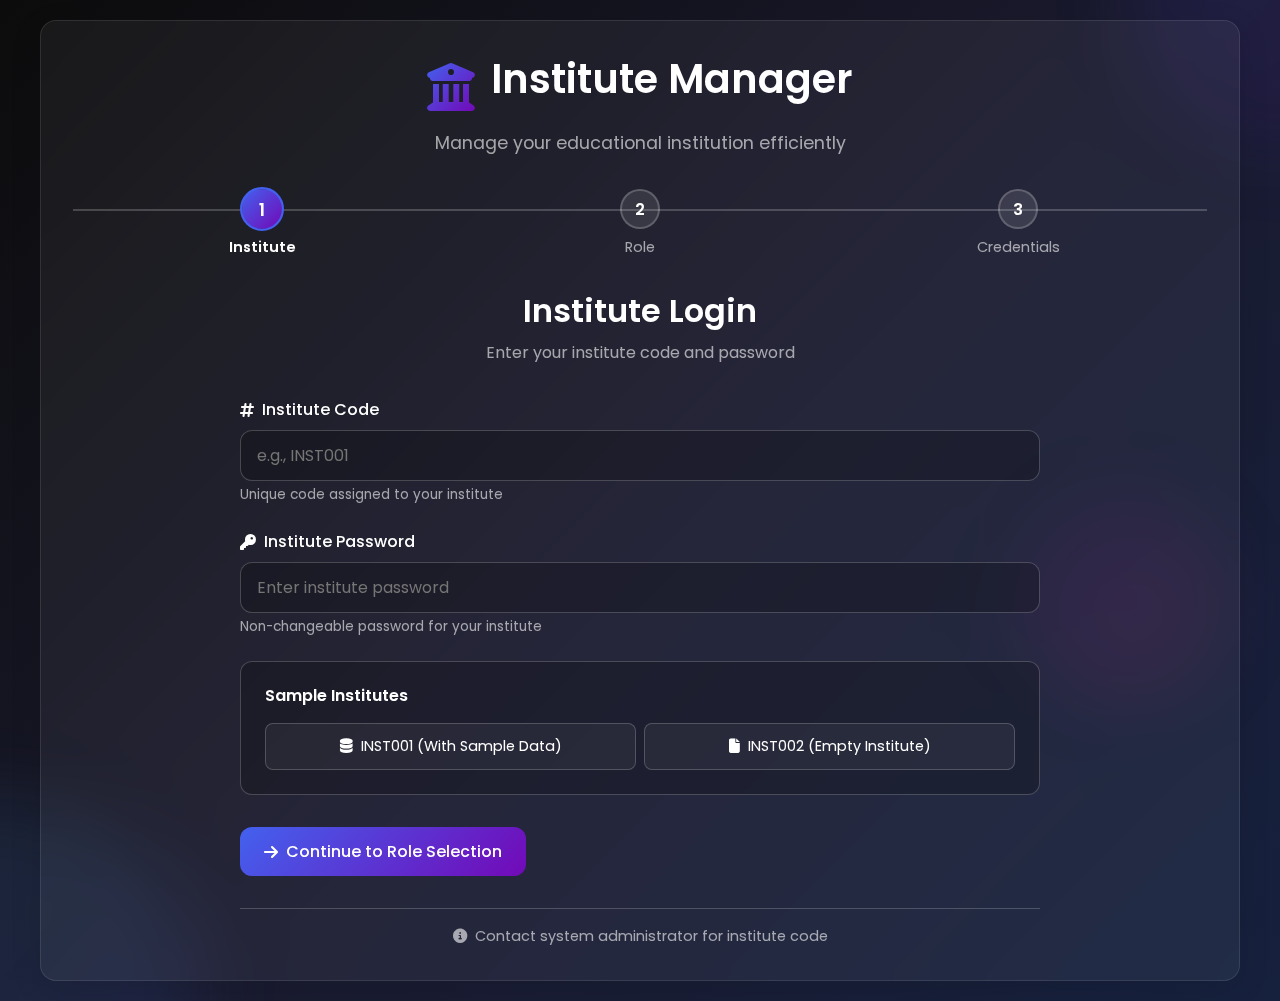
<file: index.html>
<!DOCTYPE html>
<html lang="en">
<head>
    <meta charset="UTF-8">
    <meta name="viewport" content="width=device-width, initial-scale=1.0">
    <title>Institute Manager - Login</title>
    <link rel="stylesheet" href="css/login.css">
    <link rel="stylesheet" href="css/style.css">
    <link rel="stylesheet" href="https://cdnjs.cloudflare.com/ajax/libs/font-awesome/6.4.0/css/all.min.css">
    <link href="https://fonts.googleapis.com/css2?family=Poppins:wght@300;400;500;600;700&display=swap" rel="stylesheet">
</head>
<body>
    <div class="login-container">
        <div class="login-glass">
            <div class="login-header">
                <div class="logo">
                    <i class="fas fa-university"></i>
                    <h1>Institute Manager</h1>
                </div>
                <p class="subtitle">Manage your educational institution efficiently</p>
            </div>
            
            <div class="login-progress">
                <div class="progress-step active" id="step1">
                    <span class="step-number">1</span>
                    <span class="step-label">Institute</span>
                </div>
                <div class="progress-step" id="step2">
                    <span class="step-number">2</span>
                    <span class="step-label">Role</span>
                </div>
                <div class="progress-step" id="step3">
                    <span class="step-number">3</span>
                    <span class="step-label">Credentials</span>
                </div>
            </div>
            
            <!-- Institute Login Form -->
            <div class="login-form active" id="institute-form">
                <h2>Institute Login</h2>
                <p class="form-description">Enter your institute code and password</p>
                
                <div class="form-group">
                    <label for="institute-code">
                        <i class="fas fa-hashtag"></i> Institute Code
                    </label>
                    <input type="text" id="institute-code" placeholder="e.g., INST001" autocomplete="off">
                    <div class="form-hint">Unique code assigned to your institute</div>
                </div>
                
                <div class="form-group">
                    <label for="institute-password">
                        <i class="fas fa-key"></i> Institute Password
                    </label>
                    <input type="password" id="institute-password" placeholder="Enter institute password">
                    <div class="form-hint">Non-changeable password for your institute</div>
                </div>
                
                <div class="sample-logins">
                    <h3>Sample Institutes</h3>
                    <div class="sample-buttons">
                        <button class="sample-btn" data-code="INST001" data-password="inst@123">
                            <i class="fas fa-database"></i> INST001 (With Sample Data)
                        </button>
                        <button class="sample-btn" data-code="INST002" data-password="inst@456">
                            <i class="fas fa-file"></i> INST002 (Empty Institute)
                        </button>
                    </div>
                </div>
                
                <button class="btn-primary" id="btn-institute-login">
                    <i class="fas fa-arrow-right"></i> Continue to Role Selection
                </button>
                
                <div class="login-footer">
                    <p><i class="fas fa-info-circle"></i> Contact system administrator for institute code</p>
                </div>
            </div>
            
            <!-- Role Selection Form -->
            <div class="login-form" id="role-form">
                <h2>Select Your Role</h2>
                <p class="form-description">Choose how you want to access the system</p>
                
                <div class="role-selection">
                    <div class="role-card" data-role="admin">
                        <div class="role-icon admin">
                            <i class="fas fa-crown"></i>
                        </div>
                        <h3>Administrator</h3>
                        <p>Full system access, timetable management, infrastructure control</p>
                        <div class="role-features">
                            <span><i class="fas fa-check"></i> Manage Timetable</span>
                            <span><i class="fas fa-check"></i> Edit Infrastructure</span>
                            <span><i class="fas fa-check"></i> User Management</span>
                        </div>
                    </div>
                    
                    <div class="role-card" data-role="teacher">
                        <div class="role-icon teacher">
                            <i class="fas fa-chalkboard-teacher"></i>
                        </div>
                        <h3>Teacher</h3>
                        <p>Book classrooms, view timetable, check availability</p>
                        <div class="role-features">
                            <span><i class="fas fa-check"></i> Book Classrooms</span>
                            <span><i class="fas fa-check"></i> View Timetable</span>
                            <span><i class="fas fa-check"></i> Check Availability</span>
                        </div>
                    </div>
                    
                    <div class="role-card" data-role="student">
                        <div class="role-icon student">
                            <i class="fas fa-user-graduate"></i>
                        </div>
                        <h3>Student</h3>
                        <p>View timetable, check teacher availability, access resources</p>
                        <div class="role-features">
                            <span><i class="fas fa-check"></i> View Timetable</span>
                            <span><i class="fas fa-check"></i> Teacher Availability</span>
                            <span><i class="fas fa-check"></i> Access Resources</span>
                        </div>
                    </div>
                </div>
                
                <div class="form-actions">
                    <button class="btn-secondary" id="btn-back-to-institute">
                        <i class="fas fa-arrow-left"></i> Back
                    </button>
                    <button class="btn-primary" id="btn-proceed-to-login">
                        Proceed to Login <i class="fas fa-arrow-right"></i>
                    </button>
                </div>
            </div>
            
            <!-- User Login Form -->
            <div class="login-form" id="user-form">
                <h2 id="role-title">User Login</h2>
                <p class="form-description" id="role-description">Enter your credentials</p>
                
                <div class="form-group">
                    <label for="username">
                        <i class="fas fa-user"></i> Username
                    </label>
                    <input type="text" id="username" placeholder="Enter username" autocomplete="off">
                </div>
                
                <div class="form-group">
                    <label for="password">
                        <i class="fas fa-lock"></i> Password
                    </label>
                    <input type="password" id="password" placeholder="Enter password">
                </div>
                
                <div class="sample-logins">
                    <h3>Sample Logins for <span id="current-role">Admin</span></h3>
                    <div class="sample-buttons" id="user-samples">
                        <!-- Sample logins will be populated by JS -->
                    </div>
                </div>
                
                <div class="form-actions">
                    <button class="btn-secondary" id="btn-back-to-role">
                        <i class="fas fa-arrow-left"></i> Back
                    </button>
                    <button class="btn-primary" id="btn-user-login">
                        <i class="fas fa-sign-in-alt"></i> Login
                    </button>
                </div>
            </div>
            
            <div class="login-status" id="login-status"></div>
        </div>
        
        <div class="login-background">
            <div class="shape shape-1"></div>
            <div class="shape shape-2"></div>
            <div class="shape shape-3"></div>
        </div>
    </div>

    <script src="js/data-manager.js"></script>
    <script src="js/login.js"></script>
</body>
</html>
</file>
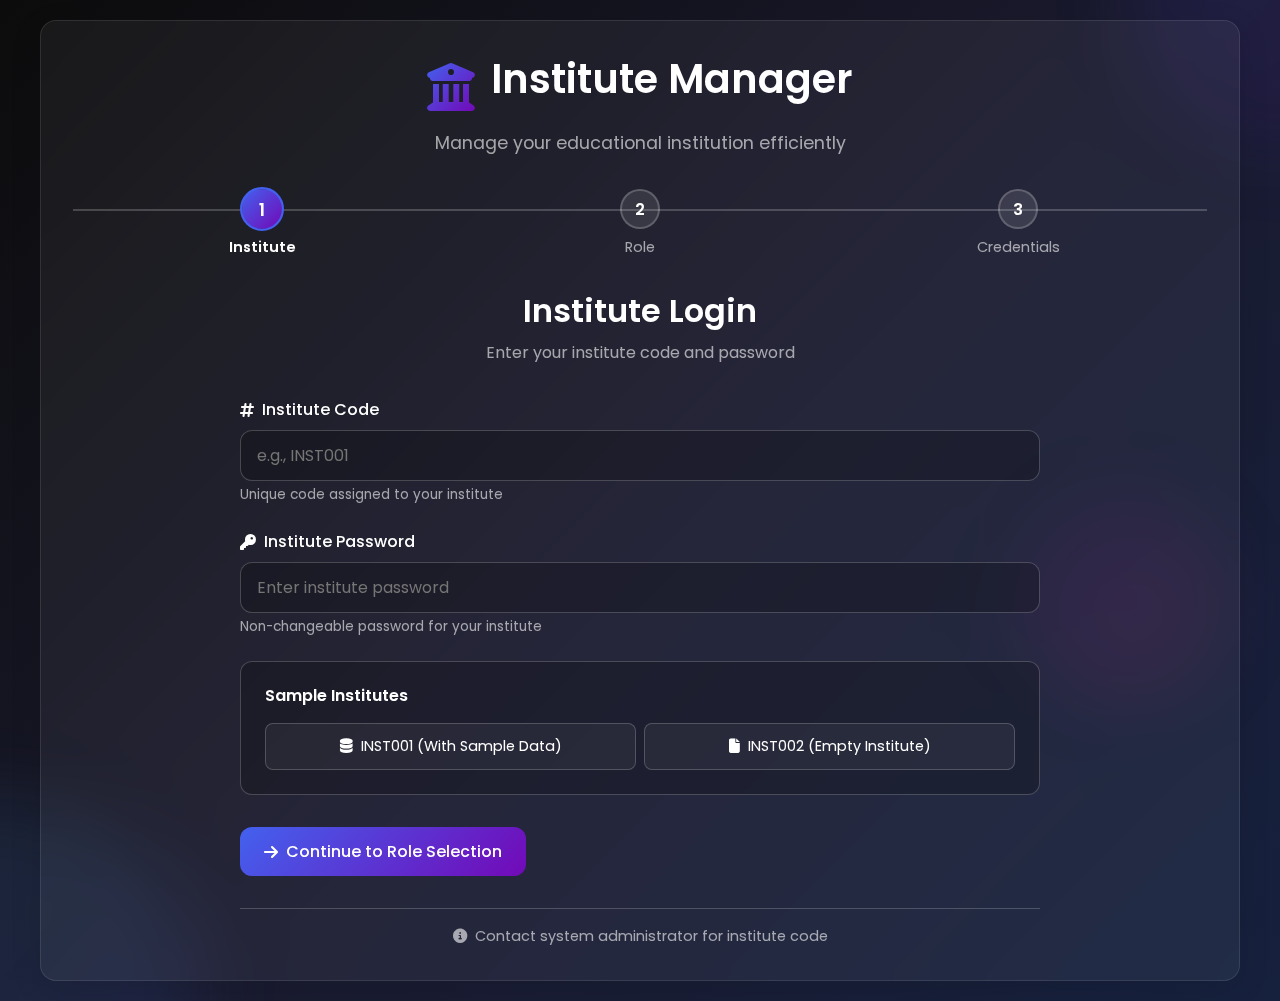
<file: dashboard-student.html>
<!DOCTYPE html>
<html lang="en">
<head>
    <meta charset="UTF-8">
    <meta name="viewport" content="width=device-width, initial-scale=1.0">
    <title>Institute Manager - Student Dashboard</title>
    <link rel="stylesheet" href="css/style.css">
    <link rel="stylesheet" href="css/dashboard.css">
    <link rel="stylesheet" href="css/timetable.css">
    <link rel="stylesheet" href="https://cdnjs.cloudflare.com/ajax/libs/font-awesome/6.4.0/css/all.min.css">
    <link href="https://fonts.googleapis.com/css2?family=Poppins:wght@300;400;500;600;700&display=swap" rel="stylesheet">
</head>
<body>
    <div class="dashboard-container">
        <!-- Sidebar -->
        <aside class="sidebar glass-effect">
            <div class="sidebar-header">
                <div class="institute-info">
                    <h2 id="institute-name">Sample Institute</h2>
                    <p class="institute-code" id="institute-code">INST001</p>
                </div>
                <div class="user-info">
                    <div class="user-avatar student">
                        <i class="fas fa-user-graduate"></i>
                    </div>
                    <div class="user-details">
                        <h3 id="user-name">Student Name</h3>
                        <p class="user-role">Student</p>
                        <p class="student-info" id="student-info">CS 2nd Year - Division A</p>
                    </div>
                </div>
            </div>
            
            <nav class="sidebar-nav">
                <ul>
                    <li class="nav-item active" data-page="dashboard">
                        <a href="#">
                            <i class="fas fa-tachometer-alt"></i>
                            <span>Dashboard</span>
                        </a>
                    </li>
                    <li class="nav-item" data-page="timetable">
                        <a href="#">
                            <i class="fas fa-calendar-alt"></i>
                            <span>My Timetable</span>
                        </a>
                    </li>
                    <li class="nav-item" data-page="teachers">
                        <a href="#">
                            <i class="fas fa-chalkboard-teacher"></i>
                            <span>Teacher Availability</span>
                        </a>
                    </li>
                    <li class="nav-item" data-page="rooms">
                        <a href="#">
                            <i class="fas fa-door-open"></i>
                            <span>Available Rooms</span>
                        </a>
                    </li>
                    <li class="nav-item" data-page="resources">
                        <a href="#">
                            <i class="fas fa-book"></i>
                            <span>Resources</span>
                        </a>
                    </li>
                    <li class="nav-item" data-page="calendar">
                        <a href="#">
                            <i class="fas fa-calendar"></i>
                            <span>Institute Calendar</span>
                        </a>
                    </li>
                </ul>
            </nav>
            
            <div class="sidebar-footer">
                <button class="btn-secondary logout-btn">
                    <i class="fas fa-sign-out-alt"></i> Logout
                </button>
            </div>
        </aside>
        
        <!-- Main Content -->
        <main class="main-content">
            <header class="main-header glass-effect">
                <div class="header-left">
                    <h1 id="page-title">Student Dashboard</h1>
                    <p id="page-description">View timetable and institute information</p>
                </div>
                <div class="header-right">
                    <div class="date-time">
                        <span id="current-date">Monday, October 16, 2023</span>
                        <span id="current-time">10:30 AM</span>
                    </div>
                    <div class="student-id" id="student-id">
                        Roll No: CS2001
                    </div>
                </div>
            </header>
            
            <!-- Dashboard Content -->
            <div class="content-area">
                <!-- Pages will be loaded here -->
                <div class="page active" id="page-dashboard">
                    <!-- Student Dashboard Content -->
                </div>
                
                <div class="page" id="page-timetable">
                    <!-- My Timetable -->
                </div>
                
                <div class="page" id="page-teachers">
                    <!-- Teacher Availability -->
                </div>
                
                <div class="page" id="page-rooms">
                    <!-- Available Rooms -->
                </div>
                
                <div class="page" id="page-resources">
                    <!-- Resources -->
                </div>
                
                <div class="page" id="page-calendar">
                    <!-- Institute Calendar -->
                </div>
            </div>
        </main>
    </div>

    <!-- Scripts -->
    <script src="js/data-manager.js"></script>
    <script src="js/utils.js"></script>
    <script src="js/dashboard-student.js"></script>
</body>
</html>
</file>
<file: css/login.css>
/* Login Page Specific Styles */
.login-container {
    min-height: 100vh;
    display: flex;
    align-items: center;
    justify-content: center;
    padding: 20px;
    position: relative;
    overflow: hidden;
}

.login-glass {
    width: 100%;
    max-width: 1200px;
    background: var(--glass-bg);
    backdrop-filter: var(--blur);
    -webkit-backdrop-filter: var(--blur);
    border: 1px solid var(--glass-border);
    border-radius: var(--border-radius-lg);
    box-shadow: var(--shadow);
    padding: var(--spacing-xl);
    position: relative;
    z-index: 2;
    animation: fadeIn 0.8s ease;
}

.login-header {
    text-align: center;
    margin-bottom: var(--spacing-xl);
}

.login-header .logo {
    display: flex;
    align-items: center;
    justify-content: center;
    gap: 16px;
    margin-bottom: var(--spacing-sm);
}

.login-header .logo i {
    font-size: 3rem;
    color: var(--primary-color);
    background: linear-gradient(135deg, var(--primary-color), var(--secondary-color));
    -webkit-background-clip: text;
    -webkit-text-fill-color: transparent;
    background-clip: text;
}

.login-header .subtitle {
    color: var(--text-muted);
    font-size: 1.1rem;
    max-width: 600px;
    margin: 0 auto;
}

/* Login Progress */
.login-progress {
    display: flex;
    justify-content: space-between;
    margin-bottom: var(--spacing-xl);
    position: relative;
}

.login-progress::before {
    content: '';
    position: absolute;
    top: 20px;
    left: 0;
    right: 0;
    height: 2px;
    background: var(--light-border);
    z-index: 1;
}

.progress-step {
    display: flex;
    flex-direction: column;
    align-items: center;
    position: relative;
    z-index: 2;
    flex: 1;
}

.progress-step.active .step-number {
    background: linear-gradient(135deg, var(--primary-color), var(--secondary-color));
    color: white;
    border-color: var(--primary-color);
    transform: scale(1.1);
}

.progress-step.active .step-label {
    color: var(--text-primary);
    font-weight: 600;
}

.step-number {
    width: 40px;
    height: 40px;
    border-radius: 50%;
    background: rgba(255, 255, 255, 0.1);
    border: 2px solid var(--light-border);
    display: flex;
    align-items: center;
    justify-content: center;
    font-weight: 600;
    margin-bottom: 8px;
    transition: all 0.3s ease;
}

.step-label {
    color: var(--text-muted);
    font-size: 0.9rem;
    transition: all 0.3s ease;
}

/* Login Forms */
.login-form {
    display: none;
    max-width: 800px;
    margin: 0 auto;
}

.login-form.active {
    display: block;
    animation: fadeIn 0.5s ease;
}

.login-form h2 {
    text-align: center;
    margin-bottom: var(--spacing-sm);
}

.form-description {
    text-align: center;
    color: var(--text-muted);
    margin-bottom: var(--spacing-xl);
}

/* Role Selection */
.role-selection {
    display: grid;
    grid-template-columns: repeat(auto-fit, minmax(250px, 1fr));
    gap: var(--spacing-lg);
    margin-bottom: var(--spacing-xl);
}

.role-card {
    background: rgba(0, 0, 0, 0.2);
    border: 1px solid var(--light-border);
    border-radius: var(--border-radius);
    padding: var(--spacing-lg);
    text-align: center;
    cursor: pointer;
    transition: all 0.3s ease;
    position: relative;
    overflow: hidden;
}

.role-card::before {
    content: '';
    position: absolute;
    top: 0;
    left: 0;
    right: 0;
    height: 4px;
    background: transparent;
    transition: all 0.3s ease;
}

.role-card[data-role="admin"]::before {
    background: var(--admin-color);
}

.role-card[data-role="teacher"]::before {
    background: var(--teacher-color);
}

.role-card[data-role="student"]::before {
    background: var(--student-color);
}

.role-card:hover {
    transform: translateY(-5px);
    border-color: var(--primary-color);
    box-shadow: 0 10px 30px rgba(0, 0, 0, 0.2);
}

.role-card.active {
    border-color: var(--primary-color);
    background: rgba(67, 97, 238, 0.05);
}

.role-card.active::before {
    height: 6px;
}

.role-icon {
    width: 70px;
    height: 70px;
    border-radius: 50%;
    display: flex;
    align-items: center;
    justify-content: center;
    margin: 0 auto var(--spacing-md);
    font-size: 1.8rem;
}

.role-icon.admin {
    background: rgba(114, 9, 183, 0.1);
    color: var(--admin-color);
}

.role-icon.teacher {
    background: rgba(67, 97, 238, 0.1);
    color: var(--teacher-color);
}

.role-icon.student {
    background: rgba(76, 201, 240, 0.1);
    color: var(--student-color);
}

.role-card h3 {
    margin-bottom: var(--spacing-sm);
}

.role-card p {
    color: var(--text-muted);
    font-size: 0.9rem;
    margin-bottom: var(--spacing-md);
}

.role-features {
    display: flex;
    flex-direction: column;
    gap: 6px;
    text-align: left;
}

.role-features span {
    display: flex;
    align-items: center;
    gap: 6px;
    font-size: 0.85rem;
    color: var(--text-secondary);
}

.role-features i {
    color: var(--success-color);
    font-size: 0.8rem;
}

/* Sample Logins */
.sample-logins {
    background: rgba(0, 0, 0, 0.2);
    border-radius: var(--border-radius);
    padding: var(--spacing-lg);
    margin-bottom: var(--spacing-xl);
    border: 1px solid var(--light-border);
}

.sample-logins h3 {
    margin-bottom: var(--spacing-md);
    color: var(--text-primary);
    font-size: 1rem;
    display: flex;
    align-items: center;
    gap: 8px;
}

.sample-logins h3 i {
    color: var(--info-color);
}

.sample-buttons {
    display: grid;
    grid-template-columns: repeat(auto-fit, minmax(200px, 1fr));
    gap: var(--spacing-sm);
}

.sample-btn {
    padding: 12px;
    background: rgba(255, 255, 255, 0.05);
    border: 1px solid var(--light-border);
    border-radius: var(--border-radius-sm);
    color: var(--text-primary);
    font-family: 'Poppins', sans-serif;
    font-size: 0.9rem;
    cursor: pointer;
    transition: all 0.3s ease;
    display: flex;
    align-items: center;
    justify-content: center;
    gap: 8px;
    text-align: left;
}

.sample-btn:hover {
    background: rgba(67, 97, 238, 0.1);
    border-color: var(--primary-color);
    transform: translateY(-2px);
}

/* Form Actions */
.form-actions {
    display: flex;
    justify-content: space-between;
    gap: var(--spacing-md);
}

.form-actions .btn-primary,
.form-actions .btn-secondary {
    flex: 1;
}

/* Login Status */
.login-status {
    margin-top: var(--spacing-lg);
    padding: var(--spacing-md);
    border-radius: var(--border-radius);
    text-align: center;
    font-weight: 500;
    display: none;
}

.login-status.success {
    background: rgba(76, 201, 240, 0.1);
    border: 1px solid rgba(76, 201, 240, 0.3);
    color: var(--success-color);
    display: block;
}

.login-status.error {
    background: rgba(247, 37, 133, 0.1);
    border: 1px solid rgba(247, 37, 133, 0.3);
    color: var(--danger-color);
    display: block;
}

/* Login Footer */
.login-footer {
    margin-top: var(--spacing-xl);
    padding-top: var(--spacing-md);
    border-top: 1px solid var(--light-border);
    text-align: center;
    color: var(--text-muted);
    font-size: 0.9rem;
}

.login-footer p {
    display: flex;
    align-items: center;
    justify-content: center;
    gap: 8px;
    margin-bottom: 0;
}

/* Background Shapes */
.login-background {
    position: absolute;
    top: 0;
    left: 0;
    right: 0;
    bottom: 0;
    z-index: 1;
    overflow: hidden;
}

.shape {
    position: absolute;
    border-radius: 50%;
    background: linear-gradient(135deg, rgba(67, 97, 238, 0.1), rgba(114, 9, 183, 0.1));
    filter: blur(40px);
}

.shape-1 {
    width: 300px;
    height: 300px;
    top: -150px;
    right: -150px;
}

.shape-2 {
    width: 400px;
    height: 400px;
    bottom: -200px;
    left: -200px;
    background: linear-gradient(135deg, rgba(76, 201, 240, 0.1), rgba(67, 97, 238, 0.1));
}

.shape-3 {
    width: 200px;
    height: 200px;
    top: 50%;
    left: 80%;
    background: linear-gradient(135deg, rgba(114, 9, 183, 0.1), rgba(247, 37, 133, 0.1));
}

/* Responsive Design for Login */
@media (max-width: 768px) {
    .login-glass {
        padding: var(--spacing-lg);
    }
    
    .role-selection {
        grid-template-columns: 1fr;
    }
    
    .sample-buttons {
        grid-template-columns: 1fr;
    }
    
    .form-actions {
        flex-direction: column;
    }
}

@media (max-width: 480px) {
    .login-glass {
        padding: var(--spacing-md);
    }
    
    .login-header .logo {
        flex-direction: column;
        gap: 8px;
    }
    
    .login-progress {
        margin-bottom: var(--spacing-lg);
    }
    
    .step-number {
        width: 32px;
        height: 32px;
        font-size: 0.9rem;
    }
    
    .step-label {
        font-size: 0.8rem;
    }
}
</file>
<file: css/dashboard.css>
/* Dashboard Styles */
.dashboard-container {
    display: flex;
    min-height: 100vh;
    background: linear-gradient(135deg, #0c0c0c 0%, #1a1a2e 50%, #16213e 100%);
    position: relative;
    overflow: hidden;
}

/* Sidebar */
.sidebar {
    width: 280px;
    background: rgba(0, 0, 0, 0.3);
    backdrop-filter: blur(20px);
    -webkit-backdrop-filter: blur(20px);
    border-right: 1px solid var(--glass-border);
    display: flex;
    flex-direction: column;
    z-index: 10;
    transition: all 0.3s ease;
}

.sidebar-header {
    padding: var(--spacing-xl) var(--spacing-lg);
    border-bottom: 1px solid var(--light-border);
}

.institute-info h2 {
    font-size: 1.3rem;
    margin-bottom: 4px;
    overflow: hidden;
    text-overflow: ellipsis;
    white-space: nowrap;
}

.institute-code {
    color: var(--text-muted);
    font-size: 0.9rem;
    font-weight: 500;
}

.user-info {
    display: flex;
    align-items: center;
    gap: var(--spacing-md);
    margin-top: var(--spacing-lg);
}

.user-avatar {
    width: 50px;
    height: 50px;
    border-radius: 50%;
    background: linear-gradient(135deg, var(--primary-color), var(--secondary-color));
    display: flex;
    align-items: center;
    justify-content: center;
    font-size: 1.2rem;
}

.user-details h3 {
    font-size: 1rem;
    margin-bottom: 2px;
}

.user-role {
    color: var(--text-muted);
    font-size: 0.85rem;
    text-transform: capitalize;
}

/* Sidebar Navigation */
.sidebar-nav {
    flex: 1;
    padding: var(--spacing-lg) 0;
    overflow-y: auto;
}

.sidebar-nav ul {
    list-style: none;
    padding: 0;
}

.nav-item {
    margin-bottom: 2px;
}

.nav-item a {
    display: flex;
    align-items: center;
    gap: 12px;
    padding: 14px var(--spacing-lg);
    color: var(--text-secondary);
    text-decoration: none;
    transition: all 0.3s ease;
    border-left: 3px solid transparent;
}

.nav-item a:hover {
    background: rgba(255, 255, 255, 0.05);
    color: var(--text-primary);
    border-left-color: var(--primary-color);
}

.nav-item.active a {
    background: rgba(67, 97, 238, 0.1);
    color: var(--primary-color);
    border-left-color: var(--primary-color);
}

.nav-item i {
    width: 20px;
    text-align: center;
    font-size: 1.1rem;
}

.sidebar-footer {
    padding: var(--spacing-lg);
    border-top: 1px solid var(--light-border);
}

.logout-btn {
    width: 100%;
    justify-content: center;
}

/* Main Content */
.main-content {
    flex: 1;
    display: flex;
    flex-direction: column;
    overflow: hidden;
}

.main-header {
    padding: var(--spacing-lg) var(--spacing-xl);
    border-bottom: 1px solid var(--glass-border);
    display: flex;
    justify-content: space-between;
    align-items: center;
}

.header-left h1 {
    font-size: 1.8rem;
    margin-bottom: 4px;
}

.header-left p {
    color: var(--text-muted);
    margin-bottom: 0;
    font-size: 0.95rem;
}

.header-right {
    display: flex;
    align-items: center;
    gap: var(--spacing-lg);
}

.date-time {
    text-align: right;
}

#current-date {
    display: block;
    font-size: 0.9rem;
    color: var(--text-primary);
}

#current-time {
    display: block;
    font-size: 1.2rem;
    font-weight: 600;
    color: var(--primary-color);
}

.notification-bell {
    position: relative;
    cursor: pointer;
    padding: 10px;
}

.notification-bell i {
    font-size: 1.3rem;
    color: var(--text-secondary);
    transition: color 0.3s ease;
}

.notification-bell:hover i {
    color: var(--primary-color);
}

.notification-count {
    position: absolute;
    top: 0;
    right: 0;
    background: var(--danger-color);
    color: white;
    font-size: 0.7rem;
    font-weight: 600;
    width: 18px;
    height: 18px;
    border-radius: 50%;
    display: flex;
    align-items: center;
    justify-content: center;
}

/* Content Area */
.content-area {
    flex: 1;
    overflow-y: auto;
    padding: var(--spacing-xl);
}

.page {
    display: none;
}

.page.active {
    display: block;
    animation: fadeIn 0.5s ease;
}

.page-header {
    margin-bottom: var(--spacing-xl);
}

.page-header h2 {
    display: flex;
    align-items: center;
    gap: 10px;
    margin-bottom: 8px;
}

.page-header p {
    color: var(--text-muted);
    margin-bottom: 0;
}

/* Dashboard Widgets */
.dashboard-widgets {
    display: grid;
    grid-template-columns: repeat(auto-fit, minmax(300px, 1fr));
    gap: var(--spacing-lg);
    margin-bottom: var(--spacing-xl);
}

.widget {
    background: var(--glass-bg);
    backdrop-filter: var(--blur);
    -webkit-backdrop-filter: var(--blur);
    border: 1px solid var(--glass-border);
    border-radius: var(--border-radius);
    overflow: hidden;
    transition: all 0.3s ease;
}

.widget-header {
    padding: var(--spacing-lg);
    border-bottom: 1px solid var(--light-border);
    display: flex;
    justify-content: space-between;
    align-items: center;
}

.widget-title {
    font-size: 1.1rem;
    font-weight: 600;
    color: var(--text-primary);
    display: flex;
    align-items: center;
    gap: 8px;
}

.widget-content {
    padding: var(--spacing-lg);
}

.widget-footer {
    padding: var(--spacing-md) var(--spacing-lg);
    border-top: 1px solid var(--light-border);
    background: rgba(0, 0, 0, 0.1);
}

/* Stats Widget */
.stats-grid {
    display: grid;
    grid-template-columns: repeat(2, 1fr);
    gap: var(--spacing-md);
}

.stat-card {
    background: rgba(0, 0, 0, 0.2);
    border-radius: var(--border-radius);
    padding: var(--spacing-md);
    display: flex;
    align-items: center;
    gap: var(--spacing-md);
    transition: transform 0.3s ease;
}

.stat-card:hover {
    transform: translateY(-3px);
}

.stat-icon {
    width: 50px;
    height: 50px;
    border-radius: var(--border-radius);
    display: flex;
    align-items: center;
    justify-content: center;
    font-size: 1.5rem;
}

.stat-icon.teacher {
    background: rgba(114, 9, 183, 0.1);
    color: var(--admin-color);
}

.stat-icon.student {
    background: rgba(76, 201, 240, 0.1);
    color: var(--student-color);
}

.stat-icon.room {
    background: rgba(67, 97, 238, 0.1);
    color: var(--teacher-color);
}

.stat-icon.booking {
    background: rgba(247, 37, 133, 0.1);
    color: var(--danger-color);
}

.stat-info h4 {
    font-size: 1.5rem;
    font-weight: 700;
    margin-bottom: 4px;
    color: var(--text-primary);
}

.stat-info p {
    color: var(--text-muted);
    font-size: 0.9rem;
    margin-bottom: 0;
}

/* Rooms Widget */
.rooms-list {
    max-height: 200px;
    overflow-y: auto;
}

.room-item {
    display: flex;
    justify-content: space-between;
    align-items: center;
    padding: 10px;
    border-bottom: 1px solid rgba(255, 255, 255, 0.05);
}

.room-item:last-child {
    border-bottom: none;
}

.room-info h4 {
    font-size: 1rem;
    margin-bottom: 4px;
}

.room-info p {
    font-size: 0.85rem;
    color: var(--text-muted);
    margin-bottom: 0;
}

.room-status {
    display: flex;
    align-items: center;
    gap: 6px;
}

.status-dot {
    width: 8px;
    height: 8px;
    border-radius: 50%;
}

.status-dot.available {
    background: var(--success-color);
    animation: pulse 2s infinite;
}

.status-dot.booked {
    background: var(--danger-color);
}

.view-all-link {
    color: var(--primary-color);
    text-decoration: none;
    font-size: 0.9rem;
    display: flex;
    align-items: center;
    gap: 4px;
    transition: gap 0.3s ease;
}

.view-all-link:hover {
    gap: 8px;
}

/* Conflicts Widget */
.conflicts-list {
    max-height: 200px;
    overflow-y: auto;
}

.conflict-item {
    padding: 10px;
    border-bottom: 1px solid rgba(255, 255, 255, 0.05);
    display: flex;
    align-items: flex-start;
    gap: 10px;
}

.conflict-item:last-child {
    border-bottom: none;
}

.conflict-icon {
    color: var(--danger-color);
    font-size: 1.2rem;
    margin-top: 2px;
}

.conflict-details h4 {
    font-size: 0.95rem;
    margin-bottom: 4px;
    color: var(--danger-color);
}

.conflict-details p {
    font-size: 0.85rem;
    color: var(--text-muted);
    margin-bottom: 0;
}

/* Actions Widget */
.actions-grid {
    display: grid;
    grid-template-columns: repeat(2, 1fr);
    gap: var(--spacing-sm);
}

.action-btn {
    background: rgba(0, 0, 0, 0.2);
    border: 1px solid var(--light-border);
    border-radius: var(--border-radius);
    padding: var(--spacing-md);
    color: var(--text-primary);
    font-family: 'Poppins', sans-serif;
    font-size: 0.9rem;
    cursor: pointer;
    transition: all 0.3s ease;
    display: flex;
    flex-direction: column;
    align-items: center;
    gap: 8px;
}

.action-btn:hover {
    background: rgba(67, 97, 238, 0.1);
    border-color: var(--primary-color);
    transform: translateY(-3px);
}

.action-btn i {
    font-size: 1.2rem;
    color: var(--primary-color);
}

/* Activities */
.activities-list {
    max-height: 300px;
    overflow-y: auto;
}

.activity-item {
    display: flex;
    gap: 12px;
    padding: 12px;
    border-bottom: 1px solid rgba(255, 255, 255, 0.05);
}

.activity-item:last-child {
    border-bottom: none;
}

.activity-icon {
    width: 36px;
    height: 36px;
    border-radius: 50%;
    background: rgba(67, 97, 238, 0.1);
    display: flex;
    align-items: center;
    justify-content: center;
    color: var(--primary-color);
    font-size: 0.9rem;
}

.activity-details h4 {
    font-size: 0.95rem;
    margin-bottom: 4px;
}

.activity-details p {
    font-size: 0.85rem;
    color: var(--text-muted);
    margin-bottom: 0;
}

.activity-time {
    font-size: 0.8rem;
    color: var(--text-muted);
    margin-top: 4px;
}

/* Notification Panel */
.notification-panel {
    position: fixed;
    top: 0;
    right: -400px;
    width: 350px;
    height: 100vh;
    background: rgba(0, 0, 0, 0.4);
    backdrop-filter: blur(20px);
    -webkit-backdrop-filter: blur(20px);
    border-left: 1px solid var(--glass-border);
    z-index: 100;
    transition: right 0.3s ease;
    display: flex;
    flex-direction: column;
}

.notification-panel.active {
    right: 0;
}

.notification-header {
    padding: var(--spacing-lg);
    border-bottom: 1px solid var(--light-border);
    display: flex;
    justify-content: space-between;
    align-items: center;
}

.notification-list {
    flex: 1;
    overflow-y: auto;
    padding: var(--spacing-md);
}

.notification-item {
    background: rgba(255, 255, 255, 0.05);
    border-radius: var(--border-radius);
    padding: var(--spacing-md);
    margin-bottom: var(--spacing-sm);
    border-left: 3px solid var(--primary-color);
}

.notification-item.unread {
    border-left-color: var(--danger-color);
    background: rgba(247, 37, 133, 0.05);
}

.notification-item h4 {
    font-size: 0.95rem;
    margin-bottom: 4px;
}

.notification-item p {
    font-size: 0.85rem;
    color: var(--text-muted);
    margin-bottom: 0;
}

.notification-time {
    font-size: 0.8rem;
    color: var(--text-muted);
    margin-top: 4px;
    display: block;
}

/* Modal */
.modal-overlay {
    position: fixed;
    top: 0;
    left: 0;
    right: 0;
    bottom: 0;
    background: rgba(0, 0, 0, 0.7);
    backdrop-filter: blur(5px);
    -webkit-backdrop-filter: blur(5px);
    z-index: 1000;
    display: flex;
    align-items: center;
    justify-content: center;
    padding: 20px;
    opacity: 0;
    visibility: hidden;
    transition: all 0.3s ease;
}

.modal-overlay.active {
    opacity: 1;
    visibility: visible;
}

.modal {
    background: var(--glass-bg);
    backdrop-filter: var(--blur);
    -webkit-backdrop-filter: var(--blur);
    border: 1px solid var(--glass-border);
    border-radius: var(--border-radius);
    width: 100%;
    max-width: 600px;
    max-height: 90vh;
    overflow-y: auto;
    animation: modalSlideIn 0.3s ease;
}

@keyframes modalSlideIn {
    from {
        opacity: 0;
        transform: translateY(-20px);
    }
    to {
        opacity: 1;
        transform: translateY(0);
    }
}

.modal-header {
    padding: var(--spacing-lg);
    border-bottom: 1px solid var(--light-border);
    display: flex;
    justify-content: space-between;
    align-items: center;
}

.modal-title {
    font-size: 1.3rem;
    font-weight: 600;
    color: var(--text-primary);
    display: flex;
    align-items: center;
    gap: 8px;
}

.modal-close {
    background: none;
    border: none;
    color: var(--text-muted);
    font-size: 1.2rem;
    cursor: pointer;
    padding: 4px;
    transition: color 0.3s ease;
}

.modal-close:hover {
    color: var(--text-primary);
}

.modal-body {
    padding: var(--spacing-lg);
}

.modal-footer {
    padding: var(--spacing-lg);
    border-top: 1px solid var(--light-border);
    display: flex;
    justify-content: flex-end;
    gap: var(--spacing-md);
}

/* Form Groups in Modal */
.modal .form-group {
    margin-bottom: var(--spacing-md);
}

.modal .form-group label {
    font-size: 0.9rem;
    margin-bottom: 6px;
}

/* Button Sizes */
.btn-sm {
    padding: 6px 12px;
    font-size: 0.85rem;
}

/* Responsive Dashboard */
@media (max-width: 1200px) {
    .sidebar {
        width: 240px;
    }
    
    .dashboard-widgets {
        grid-template-columns: repeat(auto-fit, minmax(280px, 1fr));
    }
}

@media (max-width: 992px) {
    .dashboard-container {
        flex-direction: column;
    }
    
    .sidebar {
        width: 100%;
        height: auto;
        position: fixed;
        top: 0;
        left: 0;
        right: 0;
        z-index: 1000;
        transform: translateY(-100%);
        transition: transform 0.3s ease;
    }
    
    .sidebar.active {
        transform: translateY(0);
    }
    
    .main-content {
        margin-top: 60px;
    }
    
    .main-header {
        position: fixed;
        top: 0;
        left: 0;
        right: 0;
        z-index: 900;
        margin-top: 0;
    }
    
    .content-area {
        padding-top: calc(var(--spacing-xl) + 60px);
    }
}

@media (max-width: 768px) {
    .main-header {
        flex-direction: column;
        gap: var(--spacing-md);
        text-align: center;
    }
    
    .header-right {
        flex-direction: column;
        gap: var(--spacing-sm);
    }
    
    .dashboard-widgets {
        grid-template-columns: 1fr;
    }
    
    .stats-grid {
        grid-template-columns: 1fr;
    }
    
    .actions-grid {
        grid-template-columns: 1fr;
    }
    
    .modal {
        max-width: 95%;
    }
}

/* Mobile Menu Toggle */
.mobile-menu-toggle {
    display: none;
    position: fixed;
    top: 20px;
    left: 20px;
    z-index: 1100;
    background: var(--primary-color);
    color: white;
    border: none;
    border-radius: var(--border-radius);
    width: 40px;
    height: 40px;
    align-items: center;
    justify-content: center;
    font-size: 1.2rem;
    cursor: pointer;
}

@media (max-width: 992px) {
    .mobile-menu-toggle {
        display: flex;
    }
}

/* Loading Overlay */
.loading-overlay {
    position: fixed;
    top: 0;
    left: 0;
    right: 0;
    bottom: 0;
    background: rgba(0, 0, 0, 0.7);
    backdrop-filter: blur(10px);
    -webkit-backdrop-filter: blur(10px);
    z-index: 2000;
    display: flex;
    flex-direction: column;
    align-items: center;
    justify-content: center;
    gap: var(--spacing-lg);
}

.loading-text {
    color: var(--text-primary);
    font-size: 1.2rem;
}

/* Empty State */
.empty-state {
    text-align: center;
    padding: var(--spacing-xl);
    color: var(--text-muted);
}

.empty-state i {
    font-size: 3rem;
    margin-bottom: var(--spacing-md);
    opacity: 0.5;
}

.empty-state h3 {
    margin-bottom: var(--spacing-sm);
    color: var(--text-muted);
}

.empty-state p {
    margin-bottom: var(--spacing-lg);
}

/* Search Bar */
.search-bar {
    position: relative;
    margin-bottom: var(--spacing-lg);
}

.search-bar input {
    width: 100%;
    padding: 12px 16px 12px 40px;
    border-radius: var(--border-radius);
    background: rgba(0, 0, 0, 0.2);
    border: 1px solid var(--light-border);
    color: var(--text-primary);
    font-family: 'Poppins', sans-serif;
}

.search-bar i {
    position: absolute;
    left: 16px;
    top: 50%;
    transform: translateY(-50%);
    color: var(--text-muted);
}

/* Table Styles */
.table-container {
    overflow-x: auto;
    border-radius: var(--border-radius);
    border: 1px solid var(--light-border);
}

.table {
    width: 100%;
    border-collapse: collapse;
    background: rgba(0, 0, 0, 0.1);
}

.table th {
    background: rgba(0, 0, 0, 0.2);
    padding: 12px 16px;
    text-align: left;
    font-weight: 600;
    color: var(--text-primary);
    border-bottom: 1px solid var(--light-border);
}

.table td {
    padding: 12px 16px;
    border-bottom: 1px solid rgba(255, 255, 255, 0.05);
    color: var(--text-secondary);
}

.table tbody tr:hover {
    background: rgba(255, 255, 255, 0.05);
}

.table-actions {
    display: flex;
    gap: 8px;
}

.table-btn {
    background: none;
    border: none;
    color: var(--text-muted);
    cursor: pointer;
    padding: 4px;
    transition: color 0.3s ease;
}

.table-btn:hover {
    color: var(--primary-color);
}

.table-btn.delete:hover {
    color: var(--danger-color);
}

/* Tabs */
.tabs {
    display: flex;
    border-bottom: 1px solid var(--light-border);
    margin-bottom: var(--spacing-lg);
}

.tab {
    padding: 12px 24px;
    background: none;
    border: none;
    color: var(--text-muted);
    font-family: 'Poppins', sans-serif;
    font-size: 0.95rem;
    cursor: pointer;
    position: relative;
    transition: all 0.3s ease;
}

.tab:hover {
    color: var(--text-primary);
}

.tab.active {
    color: var(--primary-color);
}

.tab.active::after {
    content: '';
    position: absolute;
    bottom: -1px;
    left: 0;
    right: 0;
    height: 2px;
    background: var(--primary-color);
}

/* Card Grid */
.card-grid {
    display: grid;
    grid-template-columns: repeat(auto-fill, minmax(300px, 1fr));
    gap: var(--spacing-lg);
}

/* Filter Bar */
.filter-bar {
    display: flex;
    gap: var(--spacing-md);
    margin-bottom: var(--spacing-lg);
    flex-wrap: wrap;
}

.filter-group {
    display: flex;
    flex-direction: column;
    gap: 6px;
}

.filter-group label {
    font-size: 0.85rem;
    color: var(--text-muted);
}
</file>
<file: css/timetable.css>
/* Timetable Styles */
.timetable-container {
    background: var(--glass-bg);
    backdrop-filter: var(--blur);
    -webkit-backdrop-filter: var(--blur);
    border: 1px solid var(--glass-border);
    border-radius: var(--border-radius);
    overflow: hidden;
}

.timetable-header {
    padding: var(--spacing-lg);
    border-bottom: 1px solid var(--light-border);
    display: flex;
    justify-content: space-between;
    align-items: center;
    flex-wrap: wrap;
    gap: var(--spacing-md);
}

.timetable-controls {
    display: flex;
    gap: var(--spacing-md);
    align-items: center;
}

.timetable-filter {
    display: flex;
    gap: var(--spacing-sm);
    flex-wrap: wrap;
}

.filter-select {
    background: rgba(0, 0, 0, 0.2);
    border: 1px solid var(--light-border);
    border-radius: var(--border-radius);
    color: var(--text-primary);
    padding: 8px 12px;
    font-family: 'Poppins', sans-serif;
    font-size: 0.9rem;
    min-width: 120px;
}

/* Main Timetable */
.timetable-main {
    overflow-x: auto;
    padding: var(--spacing-md);
}

.timetable {
    width: 100%;
    min-width: 1000px;
    border-collapse: collapse;
    background: rgba(0, 0, 0, 0.1);
}

.timetable th {
    background: rgba(0, 0, 0, 0.2);
    padding: 16px;
    text-align: center;
    font-weight: 600;
    color: var(--text-primary);
    border: 1px solid var(--light-border);
    position: relative;
    min-width: 120px;
}

.timetable th.period-header {
    background: rgba(67, 97, 238, 0.1);
    color: var(--primary-color);
    font-size: 0.9rem;
    padding: 12px;
}

.timetable th.time-header {
    background: rgba(114, 9, 183, 0.1);
    color: var(--admin-color);
    font-weight: 500;
    font-size: 0.85rem;
    padding: 8px 12px;
}

.timetable td {
    padding: 0;
    border: 1px solid var(--light-border);
    vertical-align: top;
    height: 80px;
    transition: all 0.3s ease;
}

/* Timetable Cell */
.timetable-cell {
    height: 100%;
    padding: 8px;
    display: flex;
    flex-direction: column;
    justify-content: center;
    cursor: pointer;
    position: relative;
    overflow: hidden;
}

.timetable-cell:hover {
    background: rgba(255, 255, 255, 0.05);
}

.timetable-cell.empty {
    background: rgba(0, 0, 0, 0.05);
}

.timetable-cell.booked {
    background: rgba(247, 37, 133, 0.05);
    border-left: 3px solid var(--danger-color);
}

.timetable-cell.available {
    background: rgba(76, 201, 240, 0.05);
    border-left: 3px solid var(--success-color);
}

.timetable-cell.selected {
    background: rgba(67, 97, 238, 0.1);
    border: 2px solid var(--primary-color) !important;
}

.timetable-cell.merged {
    background: rgba(114, 9, 183, 0.1);
    border-left: 3px solid var(--admin-color);
}

.timetable-cell-content {
    overflow: hidden;
}

.timetable-cell-subject {
    font-weight: 600;
    font-size: 0.9rem;
    margin-bottom: 4px;
    color: var(--text-primary);
    white-space: nowrap;
    overflow: hidden;
    text-overflow: ellipsis;
}

.timetable-cell-teacher {
    font-size: 0.8rem;
    color: var(--text-secondary);
    margin-bottom: 2px;
    white-space: nowrap;
    overflow: hidden;
    text-overflow: ellipsis;
}

.timetable-cell-room {
    font-size: 0.8rem;
    color: var(--text-muted);
    display: flex;
    align-items: center;
    gap: 4px;
    white-space: nowrap;
    overflow: hidden;
    text-overflow: ellipsis;
}

.timetable-cell-type {
    position: absolute;
    top: 4px;
    right: 4px;
    font-size: 0.7rem;
    padding: 2px 4px;
    border-radius: 4px;
    background: rgba(0, 0, 0, 0.3);
}

.timetable-cell-type.theory {
    color: var(--primary-color);
}

.timetable-cell-type.lab {
    color: var(--danger-color);
}

.timetable-cell-type.other {
    color: var(--text-muted);
}

/* Timetable Editor */
.timetable-editor {
    position: relative;
}

.timetable-editor .timetable-cell {
    cursor: pointer;
    transition: all 0.2s ease;
}

.timetable-editor .timetable-cell:hover {
    background: rgba(67, 97, 238, 0.1);
    transform: scale(1.02);
}

.timetable-editor .timetable-cell.editing {
    background: rgba(114, 9, 183, 0.2);
    border: 2px solid var(--admin-color) !important;
}

.timetable-editor .timetable-cell.merge-start {
    background: rgba(76, 201, 240, 0.2);
    border: 2px solid var(--success-color) !important;
}

.timetable-editor .timetable-cell.merge-end {
    background: rgba(247, 37, 133, 0.2);
    border: 2px solid var(--danger-color) !important;
}

/* Edit Controls */
.edit-controls {
    position: absolute;
    top: 10px;
    right: 10px;
    display: flex;
    gap: 4px;
    opacity: 0;
    transition: opacity 0.3s ease;
}

.timetable-cell:hover .edit-controls {
    opacity: 1;
}

.edit-btn, .merge-btn {
    background: rgba(0, 0, 0, 0.5);
    border: none;
    color: white;
    width: 24px;
    height: 24px;
    border-radius: 4px;
    display: flex;
    align-items: center;
    justify-content: center;
    cursor: pointer;
    font-size: 0.8rem;
    transition: all 0.3s ease;
}

.edit-btn:hover {
    background: var(--primary-color);
}

.merge-btn:hover {
    background: var(--admin-color);
}

/* Timetable Sidebar */
.timetable-sidebar {
    width: 300px;
    background: rgba(0, 0, 0, 0.2);
    border-left: 1px solid var(--light-border);
    padding: var(--spacing-lg);
    overflow-y: auto;
}

.timetable-details {
    margin-bottom: var(--spacing-lg);
}

.timetable-details h3 {
    margin-bottom: var(--spacing-md);
    color: var(--text-primary);
    display: flex;
    align-items: center;
    gap: 8px;
}

.detail-item {
    margin-bottom: var(--spacing-md);
    padding-bottom: var(--spacing-md);
    border-bottom: 1px solid rgba(255, 255, 255, 0.05);
}

.detail-item label {
    display: block;
    font-size: 0.85rem;
    color: var(--text-muted);
    margin-bottom: 4px;
}

.detail-item p {
    color: var(--text-primary);
    font-weight: 500;
}

/* Subject List */
.subject-list {
    max-height: 400px;
    overflow-y: auto;
}

.subject-item {
    background: rgba(0, 0, 0, 0.1);
    border-radius: var(--border-radius);
    padding: var(--spacing-md);
    margin-bottom: var(--spacing-sm);
    border-left: 3px solid var(--primary-color);
    cursor: pointer;
    transition: all 0.3s ease;
}

.subject-item:hover {
    background: rgba(67, 97, 238, 0.1);
    transform: translateX(5px);
}

.subject-item.selected {
    background: rgba(67, 97, 238, 0.2);
    border-left-color: var(--admin-color);
}

.subject-item h4 {
    font-size: 0.95rem;
    margin-bottom: 4px;
    color: var(--text-primary);
}

.subject-item p {
    font-size: 0.85rem;
    color: var(--text-muted);
    margin-bottom: 0;
}

/* Merge Indicator */
.merge-indicator {
    position: absolute;
    bottom: 4px;
    left: 4px;
    font-size: 0.7rem;
    color: var(--admin-color);
    display: flex;
    align-items: center;
    gap: 2px;
}

/* Timetable Legend */
.timetable-legend {
    display: flex;
    gap: var(--spacing-md);
    flex-wrap: wrap;
    margin-top: var(--spacing-lg);
    padding: var(--spacing-md);
    background: rgba(0, 0, 0, 0.1);
    border-radius: var(--border-radius);
}

.legend-item {
    display: flex;
    align-items: center;
    gap: 8px;
    font-size: 0.85rem;
    color: var(--text-muted);
}

.legend-color {
    width: 12px;
    height: 12px;
    border-radius: 2px;
}

.legend-color.theory {
    background: var(--primary-color);
}

.legend-color.lab {
    background: var(--danger-color);
}

.legend-color.available {
    background: var(--success-color);
}

.legend-color.booked {
    background: var(--danger-color);
}

.legend-color.merged {
    background: var(--admin-color);
}

/* Responsive Timetable */
@media (max-width: 1200px) {
    .timetable-container {
        flex-direction: column;
    }
    
    .timetable-sidebar {
        width: 100%;
        border-left: none;
        border-top: 1px solid var(--light-border);
    }
}

@media (max-width: 768px) {
    .timetable-header {
        flex-direction: column;
        align-items: flex-start;
    }
    
    .timetable-controls {
        flex-direction: column;
        width: 100%;
    }
    
    .timetable-filter {
        width: 100%;
    }
    
    .filter-select {
        flex: 1;
        min-width: 0;
    }
    
    .timetable th {
        padding: 12px 8px;
        font-size: 0.9rem;
    }
    
    .timetable-cell {
        padding: 6px;
    }
    
    .timetable-cell-subject {
        font-size: 0.8rem;
    }
    
    .timetable-cell-teacher,
    .timetable-cell-room {
        font-size: 0.75rem;
    }
}

/* Master Timetable View */
.master-timetable-view {
    display: grid;
    grid-template-columns: repeat(auto-fit, minmax(400px, 1fr));
    gap: var(--spacing-lg);
}

.master-timetable-card {
    background: rgba(0, 0, 0, 0.2);
    border-radius: var(--border-radius);
    overflow: hidden;
    border: 1px solid var(--light-border);
}

.master-timetable-header {
    padding: var(--spacing-md);
    background: rgba(0, 0, 0, 0.3);
    border-bottom: 1px solid var(--light-border);
    display: flex;
    justify-content: space-between;
    align-items: center;
}

.master-timetable-header h4 {
    margin: 0;
    color: var(--text-primary);
}

.master-timetable-body {
    padding: var(--spacing-md);
    max-height: 300px;
    overflow-y: auto;
}

/* Teacher Availability */
.availability-grid {
    display: grid;
    grid-template-columns: repeat(auto-fit, minmax(200px, 1fr));
    gap: var(--spacing-md);
}

.availability-card {
    background: rgba(0, 0, 0, 0.2);
    border-radius: var(--border-radius);
    padding: var(--spacing-md);
    border: 1px solid var(--light-border);
}

.availability-header {
    display: flex;
    justify-content: space-between;
    align-items: center;
    margin-bottom: var(--spacing-md);
}

.availability-status {
    width: 10px;
    height: 10px;
    border-radius: 50%;
}

.availability-status.available {
    background: var(--success-color);
    animation: pulse 2s infinite;
}

.availability-status.busy {
    background: var(--danger-color);
}

.availability-schedule {
    display: flex;
    flex-direction: column;
    gap: 6px;
}

.schedule-item {
    display: flex;
    justify-content: space-between;
    align-items: center;
    padding: 4px 0;
    border-bottom: 1px solid rgba(255, 255, 255, 0.05);
}

.schedule-item:last-child {
    border-bottom: none;
}

.schedule-time {
    font-size: 0.85rem;
    color: var(--text-muted);
}

.schedule-subject {
    font-size: 0.85rem;
    color: var(--text-primary);
}
/* Horizontal Timetable Layout - Original Colors */
.timetable-horizontal-wrapper {
    overflow-x: auto;
    background: rgba(0, 0, 0, 0.2);
    border-radius: 12px;
    box-shadow: 0 4px 20px rgba(0, 0, 0, 0.08);
    padding: 20px;
}

.timetable-grid {
    display: grid;
    grid-template-columns: 180px repeat(auto-fit, minmax(200px, 1fr));
    gap: 1px;
    background: rgba(0, 0, 0, 0.2);
    border: 1px solid #e9ecef;
    border-radius: 8px;
    overflow: hidden;
}

.timetable-header-row {
    display: contents;
}

.time-corner-cell {
    grid-column: 1;
    background: #4362ee9b; /* Original blue color */
    color: rgba(0, 0, 0, 0.2);
    font-weight: 600;
    padding: 16px;
    display: flex;
    align-items: center;
    justify-content: center;
    border-bottom: 1px solid rgba(255, 255, 255, 0.1);
}

.time-header-cell {
    background: #0a37ff40; /* Original blue color */
    color: white;
    padding: 16px;
    text-align: center;
    display: flex;
    flex-direction: column;
    justify-content: center;
    align-items: center;
    border-bottom: 1px solid rgba(255, 255, 255, 0.1);
    cursor: pointer;
    transition: all 0.3s ease;
    position: relative;
}

.time-header-cell:hover {
    background: #390ca350; /* Darker blue on hover */
}

.period-number {
    font-size: 0.9rem;
    font-weight: 600;
    margin-bottom: 4px;
    opacity: 0.9;
}

.time-range {
    display: flex;
    align-items: center;
    justify-content: center;
    gap: 8px;
    font-size: 1rem;
    font-weight: 500;
}

.time-arrow {
    font-size: 0.8rem;
    opacity: 0.8;
}

.timetable-day-row {
    display: contents;
}

.day-header-cell {
    grid-column: 1;
    background: #7109b742; /* Original purple color */
    color: white;
    font-weight: 600;
    padding: 16px;
    display: flex;
    align-items: center;
    justify-content: center;
    border-bottom: 1px solid rgba(255, 255, 255, 0.1);
}

.timetable-cell {
    background:rgba(136, 55, 55, 0.2);
    padding: 12px;
    min-height: 120px;
    display: flex;
    flex-direction: column;
    justify-content: center;
    cursor: pointer;
    transition: all 0.2s ease;
    position: relative;
    border: 1px rgba(0, 0, 0, 0.2);
}

.timetable-cell:hover {
    background: rgba(67, 97, 238, 0.05);
    transform: translateY(-2px);
    z-index: 1;
    box-shadow: 0 4px 12px rgba(0, 0, 0, 0.1);
}

.timetable-cell.booked {
    background: rgba(76, 201, 240, 0.1);
    border-left: 4px solid #4cc9f0;
}

.timetable-cell.empty {
    background: rgba(114, 9, 183, 0.1);
}

.timetable-cell.empty:hover {
    background: rgba(67, 97, 238, 0.08);
}

.timetable-cell-content {
    height: 100%;
    display: flex;
    flex-direction: column;
    justify-content: center;
}

.timetable-cell-subject {
    font-weight: 600;
    font-size: 0.9rem;
    margin-bottom: 6px;
    color: #ffffff;
    line-height: 1.2;
}

.timetable-cell-teacher {
    font-size: 1rem;
    color: #0086fb;
    margin-bottom: 4px;
    line-height: 1.2;
}

.timetable-cell-room {
    font-size: 0.95rem;
    color: #13f198;
    margin-bottom: 8px;
    line-height: 1.2;
    display: flex;
    align-items: center;
    gap: 4px;
}

.timetable-cell-room i {
    font-size: 0.7rem;
}

.timetable-cell-type {
    display: inline-block;
    padding: 3px 10px;
    border-radius: 6px;
    font-size: 0.7rem;
    font-weight: 600;
    text-transform: uppercase;
    align-self: flex-start;
}

.timetable-cell-type.theory {
    background: rgba(67, 97, 238, 0.1);
    color: #4361ee;
    border: 1px solid rgba(67, 97, 238, 0.2);
}

.timetable-cell-type.lab {
    background: rgba(247, 37, 133, 0.1);
    color: #f72585;
    border: 1px solid rgba(247, 37, 133, 0.2);
}

.timetable-cell-type.tutorial {
    background: rgba(76, 201, 240, 0.1);
    color: #4cc9f0;
    border: 1px solid rgba(76, 201, 240, 0.2);
}

.timetable-cell-type.other {
    background: rgba(108, 117, 125, 0.1);
    color: #6c757d;
    border: 1px solid rgba(108, 117, 125, 0.2);
}

.empty-slot {
    color: #b1f6f7;
    display: flex;
    flex-direction: column;
    align-items: center;
    justify-content: center;
    height: 100%;
    opacity: 0.6;
    gap: 8px;
}

.empty-slot i {
    font-size: 1.5rem;
}

.empty-slot span {
    font-size: 0.9rem;
}

.timetable-cell.selected {
    box-shadow: inset 0 0 0 3px #4361ee;
    background: rgba(67, 97, 238, 0.08);
    z-index: 2;
}

/* Timetable controls */
.timetable-controls {
    display: flex;
    gap: 12px;
    align-items: center;
    margin-bottom: 20px;
}

.timetable-header {
    display: flex;
    justify-content: space-between;
    align-items: center;
    margin-bottom: 20px;
    flex-wrap: wrap;
    gap: 16px;
}

/* Original color classes from your code */
.widget-header {
    background: linear-gradient(135deg, #4361ee 0%, #3a0ca3 100%);
    color: rgb(226, 12, 12);
}

.badge-primary {
    background: #4361ee;
    color: white;
}

.badge-success {
    background: #38b000;
    color: white;
}

.badge-warning {
    background: #ff9e00;
    color: white;
}

.badge-danger {
    background: #d90429;
    color: white;
}

.btn-primary {
    background: #4361ee;
    color: white;
    border: none;
}

.btn-primary:hover {
    background: #3a0ca3;
}

.btn-success {
    background: #38b000;
    color: white;
    border: none;
}

.btn-secondary {
    background: #6c757d;
    color: white;
    border: none;
}

/* Responsive adjustments */
@media (max-width: 1200px) {
    .timetable-grid {
        grid-template-columns: 150px repeat(auto-fit, minmax(180px, 1fr));
    }
    
    .time-corner-cell,
    .day-header-cell {
        padding: 12px;
        font-size: 0.9rem;
    }
    
    .time-header-cell {
        padding: 12px;
    }
}

@media (max-width: 992px) {
    .timetable-grid {
        grid-template-columns: 120px repeat(auto-fit, minmax(160px, 1fr));
    }
    
    .timetable-cell {
        min-height: 100px;
        padding: 10px;
    }
    
    .timetable-cell-subject {
        font-size: 0.85rem;
    }
    
    .timetable-cell-teacher,
    .timetable-cell-room {
        font-size: 0.75rem;
    }
}

@media (max-width: 768px) {
    .timetable-header {
        flex-direction: column;
        align-items: flex-start;
    }
    
    .timetable-controls {
        width: 100%;
        justify-content: flex-start;
        flex-wrap: wrap;
    }
    
    .timetable-grid {
        display: block;
        overflow-x: auto;
        white-space: nowrap;
    }
    
    .timetable-header-row,
    .timetable-day-row {
        display: flex;
        min-width: max-content;
    }
    
    .time-corner-cell,
    .time-header-cell,
    .day-header-cell,
    .timetable-cell {
        min-width: 150px;
        display: inline-flex;
        border-right: 1px solid #e9ecef;
    }
    
    .time-corner-cell {
        position: sticky;
        left: 0;
        z-index: 3;
    }
    
    .day-header-cell {
        position: sticky;
        left: 0;
        z-index: 2;
    }
}

/* Hover effects for time headers */
.time-header-cell::after {
    content: 'Edit';
    position: absolute;
    bottom: 4px;
    left: 50%;
    transform: translateX(-50%);
    font-size: 0.7rem;
    opacity: 0;
    transition: opacity 0.3s ease;
    background: rgba(255, 255, 255, 0.2);
    padding: 2px 6px;
    border-radius: 4px;
}

.time-header-cell:hover::after {
    opacity: 1;
}

/* Scrollbar styling */
.timetable-horizontal-wrapper::-webkit-scrollbar {
    height: 8px;
}

.timetable-horizontal-wrapper::-webkit-scrollbar-track {
    background: #f1f1f1;
    border-radius: 4px;
}

.timetable-horizontal-wrapper::-webkit-scrollbar-thumb {
    background: #c1c1c1;
    border-radius: 4px;
}

.timetable-horizontal-wrapper::-webkit-scrollbar-thumb:hover {
    background: #a8a8a8;
}

/* Legend - Original colors */
.timetable-legend {
    display: flex;
    gap: 20px;
    margin-top: 20px;
    flex-wrap: wrap;
    padding: 16px;
    background: #f8f9fa;
    border-radius: 8px;
}

.legend-item {
    display: flex;
    align-items: center;
    gap: 8px;
}

.legend-color {
    width: 16px;
    height: 16px;
    border-radius: 4px;
}

.legend-color.theory {
    background: #4361ee; /* Original blue */
}

.legend-color.lab {
    background: #f7258446; /* Original pink */
}

.legend-color.booked {
    background: #4cc9f0; /* Original cyan */
}

.legend-color.empty {
    background: #efe9e9; /* Original gray */
}

/* Button styles matching original */
#save-timetable, #reset-timetable, #edit-times-btn {
    padding: 10px 20px;
    border-radius: 6px;
    font-weight: 600;
    cursor: pointer;
    transition: all 0.3s ease;
    border: none;
    display: flex;
    align-items: center;
    gap: 8px;
}

#save-timetable {
    background: #4361ee;
    color: white;
}

#save-timetable:hover {
    background: #3a0ca3;
    transform: translateY(-2px);
    box-shadow: 0 4px 12px rgba(67, 97, 238, 0.3);
}

#reset-timetable {
    background: #6c757d;
    color: white;
}

#reset-timetable:hover {
    background: #5a6268;
    transform: translateY(-2px);
}

#edit-times-btn {
    background: #7209b7;
    color: white;
}

#edit-times-btn:hover {
    background: #560bad;
    transform: translateY(-2px);
    box-shadow: 0 4px 12px rgba(114, 9, 183, 0.3);
}
</file>
<file: css/style.css>
/* CSS Reset and Base Styles */
* {
    margin: 0;
    padding: 0;
    box-sizing: border-box;
}

:root {
    --primary-color: #4361ee;
    --primary-dark: #3a56d4;
    --secondary-color: #7209b7;
    --success-color: #4cc9f0;
    --warning-color: #f72585;
    --danger-color: #f72585;
    --info-color: #4cc9f0;
    
    --light-bg: rgba(255, 255, 255, 0.1);
    --light-border: rgba(255, 255, 255, 0.2);
    --glass-bg: rgba(255, 255, 255, 0.05);
    --glass-border: rgba(255, 255, 255, 0.1);
    --shadow: 0 8px 32px rgba(0, 0, 0, 0.1);
    --blur: blur(10px);
    
    --text-primary: #ffffff;
    --text-secondary: rgba(255, 255, 255, 0.8);
    --text-muted: rgba(255, 255, 255, 0.6);
    
    --admin-color: #7209b7;
    --teacher-color: #4361ee;
    --student-color: #4cc9f0;
    
    --border-radius: 12px;
    --border-radius-sm: 8px;
    --border-radius-lg: 16px;
    
    --spacing-xs: 4px;
    --spacing-sm: 8px;
    --spacing-md: 16px;
    --spacing-lg: 24px;
    --spacing-xl: 32px;
    --spacing-xxl: 48px;
}

body {
    font-family: 'Poppins', sans-serif;
    background: linear-gradient(135deg, #0c0c0c 0%, #1a1a2e 50%, #16213e 100%);
    color: var(--text-primary);
    min-height: 100vh;
    overflow-x: hidden;
}

/* Glassmorphism Effect */
.glass-effect {
    background: var(--glass-bg);
    backdrop-filter: var(--blur);
    -webkit-backdrop-filter: var(--blur);
    border: 1px solid var(--glass-border);
    box-shadow: var(--shadow);
}

/* Typography */
h1, h2, h3, h4, h5, h6 {
    font-weight: 600;
    line-height: 1.3;
}

h1 {
    font-size: 2.5rem;
    margin-bottom: var(--spacing-md);
}

h2 {
    font-size: 2rem;
    margin-bottom: var(--spacing-md);
}

h3 {
    font-size: 1.5rem;
    margin-bottom: var(--spacing-sm);
}

p {
    line-height: 1.6;
    margin-bottom: var(--spacing-md);
}

/* Buttons */
.btn-primary, .btn-secondary, .btn-success, .btn-danger, .btn-warning {
    padding: 12px 24px;
    border-radius: var(--border-radius);
    border: none;
    font-family: 'Poppins', sans-serif;
    font-weight: 500;
    font-size: 1rem;
    cursor: pointer;
    transition: all 0.3s ease;
    display: inline-flex;
    align-items: center;
    justify-content: center;
    gap: 8px;
}

.btn-primary {
    background: linear-gradient(135deg, var(--primary-color), var(--secondary-color));
    color: white;
}

.btn-primary:hover {
    background: linear-gradient(135deg, var(--primary-dark), var(--secondary-color));
    transform: translateY(-2px);
    box-shadow: 0 6px 20px rgba(67, 97, 238, 0.3);
}

.btn-secondary {
    background: var(--light-bg);
    color: var(--text-primary);
    border: 1px solid var(--light-border);
}

.btn-secondary:hover {
    background: rgba(255, 255, 255, 0.15);
    transform: translateY(-2px);
}

.btn-success {
    background: linear-gradient(135deg, #4cc9f0, #3a86ff);
    color: white;
}

.btn-danger {
    background: linear-gradient(135deg, #f72585, #b5179e);
    color: white;
}

.btn-warning {
    background: linear-gradient(135deg, #f8961e, #f3722c);
    color: white;
}

/* Form Elements */
.form-group {
    margin-bottom: var(--spacing-lg);
}

.form-group label {
    display: flex;
    align-items: center;
    gap: 8px;
    margin-bottom: var(--spacing-sm);
    font-weight: 500;
    color: var(--text-primary);
}

.form-group input,
.form-group select,
.form-group textarea {
    width: 100%;
    padding: 12px 16px;
    border-radius: var(--border-radius);
    background: rgba(0, 0, 0, 0.2);
    border: 1px solid var(--light-border);
    color: var(--text-primary);
    font-family: 'Poppins', sans-serif;
    font-size: 1rem;
    transition: all 0.3s ease;
}

.form-group input:focus,
.form-group select:focus,
.form-group textarea:focus {
    outline: none;
    border-color: var(--primary-color);
    box-shadow: 0 0 0 3px rgba(67, 97, 238, 0.2);
}

.form-hint {
    font-size: 0.85rem;
    color: var(--text-muted);
    margin-top: var(--spacing-xs);
}

/* Cards */
.card {
    background: var(--glass-bg);
    backdrop-filter: var(--blur);
    -webkit-backdrop-filter: var(--blur);
    border: 1px solid var(--glass-border);
    border-radius: var(--border-radius);
    padding: var(--spacing-lg);
    margin-bottom: var(--spacing-lg);
    transition: transform 0.3s ease, box-shadow 0.3s ease;
}

.card:hover {
    transform: translateY(-5px);
    box-shadow: 0 12px 40px rgba(0, 0, 0, 0.2);
}

.card-header {
    display: flex;
    justify-content: space-between;
    align-items: center;
    margin-bottom: var(--spacing-md);
    padding-bottom: var(--spacing-sm);
    border-bottom: 1px solid var(--light-border);
}

.card-title {
    font-size: 1.25rem;
    font-weight: 600;
    color: var(--text-primary);
    display: flex;
    align-items: center;
    gap: 8px;
}

/* Widgets */
.widget {
    background: var(--glass-bg);
    backdrop-filter: var(--blur);
    -webkit-backdrop-filter: var(--blur);
    border: 1px solid var(--glass-border);
    border-radius: var(--border-radius);
    padding: var(--spacing-lg);
    height: 100%;
    transition: all 0.3s ease;
}

.widget:hover {
    border-color: var(--primary-color);
    box-shadow: 0 8px 32px rgba(67, 97, 238, 0.1);
}

.widget-header {
    display: flex;
    justify-content: space-between;
    align-items: center;
    margin-bottom: var(--spacing-md);
}

.widget-title {
    font-size: 1.1rem;
    font-weight: 600;
    color: var(--text-primary);
    display: flex;
    align-items: center;
    gap: 8px;
}

.widget-icon {
    width: 40px;
    height: 40px;
    border-radius: 50%;
    display: flex;
    align-items: center;
    justify-content: center;
    background: rgba(67, 97, 238, 0.1);
    color: var(--primary-color);
}

/* Utility Classes */
.text-center {
    text-align: center;
}

.text-right {
    text-align: right;
}

.text-muted {
    color: var(--text-muted);
}

.d-flex {
    display: flex;
}

.align-items-center {
    align-items: center;
}

.justify-content-between {
    justify-content: space-between;
}

.gap-1 {
    gap: var(--spacing-sm);
}

.gap-2 {
    gap: var(--spacing-md);
}

.gap-3 {
    gap: var(--spacing-lg);
}

.mb-1 {
    margin-bottom: var(--spacing-sm);
}

.mb-2 {
    margin-bottom: var(--spacing-md);
}

.mb-3 {
    margin-bottom: var(--spacing-lg);
}

.mt-1 {
    margin-top: var(--spacing-sm);
}

.mt-2 {
    margin-top: var(--spacing-md);
}

.mt-3 {
    margin-top: var(--spacing-lg);
}

/* Scrollbar Styling */
::-webkit-scrollbar {
    width: 8px;
    height: 8px;
}

::-webkit-scrollbar-track {
    background: rgba(0, 0, 0, 0.1);
    border-radius: 4px;
}

::-webkit-scrollbar-thumb {
    background: var(--primary-color);
    border-radius: 4px;
}

::-webkit-scrollbar-thumb:hover {
    background: var(--primary-dark);
}

/* Animations */
@keyframes fadeIn {
    from {
        opacity: 0;
        transform: translateY(10px);
    }
    to {
        opacity: 1;
        transform: translateY(0);
    }
}

.fade-in {
    animation: fadeIn 0.5s ease forwards;
}

@keyframes pulse {
    0% {
        box-shadow: 0 0 0 0 rgba(67, 97, 238, 0.7);
    }
    70% {
        box-shadow: 0 0 0 10px rgba(67, 97, 238, 0);
    }
    100% {
        box-shadow: 0 0 0 0 rgba(67, 97, 238, 0);
    }
}

.pulse {
    animation: pulse 2s infinite;
}

/* Loading Spinner */
.spinner {
    width: 40px;
    height: 40px;
    border: 3px solid rgba(255, 255, 255, 0.1);
    border-radius: 50%;
    border-top-color: var(--primary-color);
    animation: spin 1s ease-in-out infinite;
}

@keyframes spin {
    to {
        transform: rotate(360deg);
    }
}

/* Badges */
.badge {
    display: inline-flex;
    align-items: center;
    padding: 4px 8px;
    border-radius: 20px;
    font-size: 0.75rem;
    font-weight: 600;
    text-transform: uppercase;
}

.badge-primary {
    background: rgba(67, 97, 238, 0.2);
    color: var(--primary-color);
    border: 1px solid rgba(67, 97, 238, 0.3);
}

.badge-success {
    background: rgba(76, 201, 240, 0.2);
    color: var(--success-color);
    border: 1px solid rgba(76, 201, 240, 0.3);
}

.badge-warning {
    background: rgba(247, 37, 133, 0.2);
    color: var(--warning-color);
    border: 1px solid rgba(247, 37, 133, 0.3);
}

.badge-danger {
    background: rgba(247, 37, 133, 0.2);
    color: var(--danger-color);
    border: 1px solid rgba(247, 37, 133, 0.3);
}

/* Tooltip */
.tooltip {
    position: relative;
    display: inline-block;
}

.tooltip .tooltip-text {
    visibility: hidden;
    width: 200px;
    background-color: rgba(0, 0, 0, 0.9);
    color: white;
    text-align: center;
    border-radius: var(--border-radius-sm);
    padding: 8px;
    position: absolute;
    z-index: 1;
    bottom: 125%;
    left: 50%;
    transform: translateX(-50%);
    opacity: 0;
    transition: opacity 0.3s;
    font-size: 0.85rem;
}

.tooltip:hover .tooltip-text {
    visibility: visible;
    opacity: 1;
}

/* Responsive Design */
@media (max-width: 1200px) {
    :root {
        --spacing-lg: 20px;
        --spacing-xl: 28px;
    }
    
    h1 {
        font-size: 2.2rem;
    }
    
    h2 {
        font-size: 1.8rem;
    }
}

@media (max-width: 768px) {
    :root {
        --spacing-lg: 16px;
        --spacing-xl: 24px;
        --border-radius: 10px;
    }
    
    h1 {
        font-size: 1.8rem;
    }
    
    h2 {
        font-size: 1.5rem;
    }
    
    h3 {
        font-size: 1.3rem;
    }
    
    .btn-primary, .btn-secondary, .btn-success, .btn-danger, .btn-warning {
        padding: 10px 16px;
        font-size: 0.9rem;
    }
}

@media (max-width: 480px) {
    :root {
        --spacing-md: 12px;
        --spacing-lg: 16px;
    }
    
    h1 {
        font-size: 1.6rem;
    }
    
    h2 {
        font-size: 1.3rem;
    }
    
    .card {
        padding: var(--spacing-md);
    }
}
</file>
